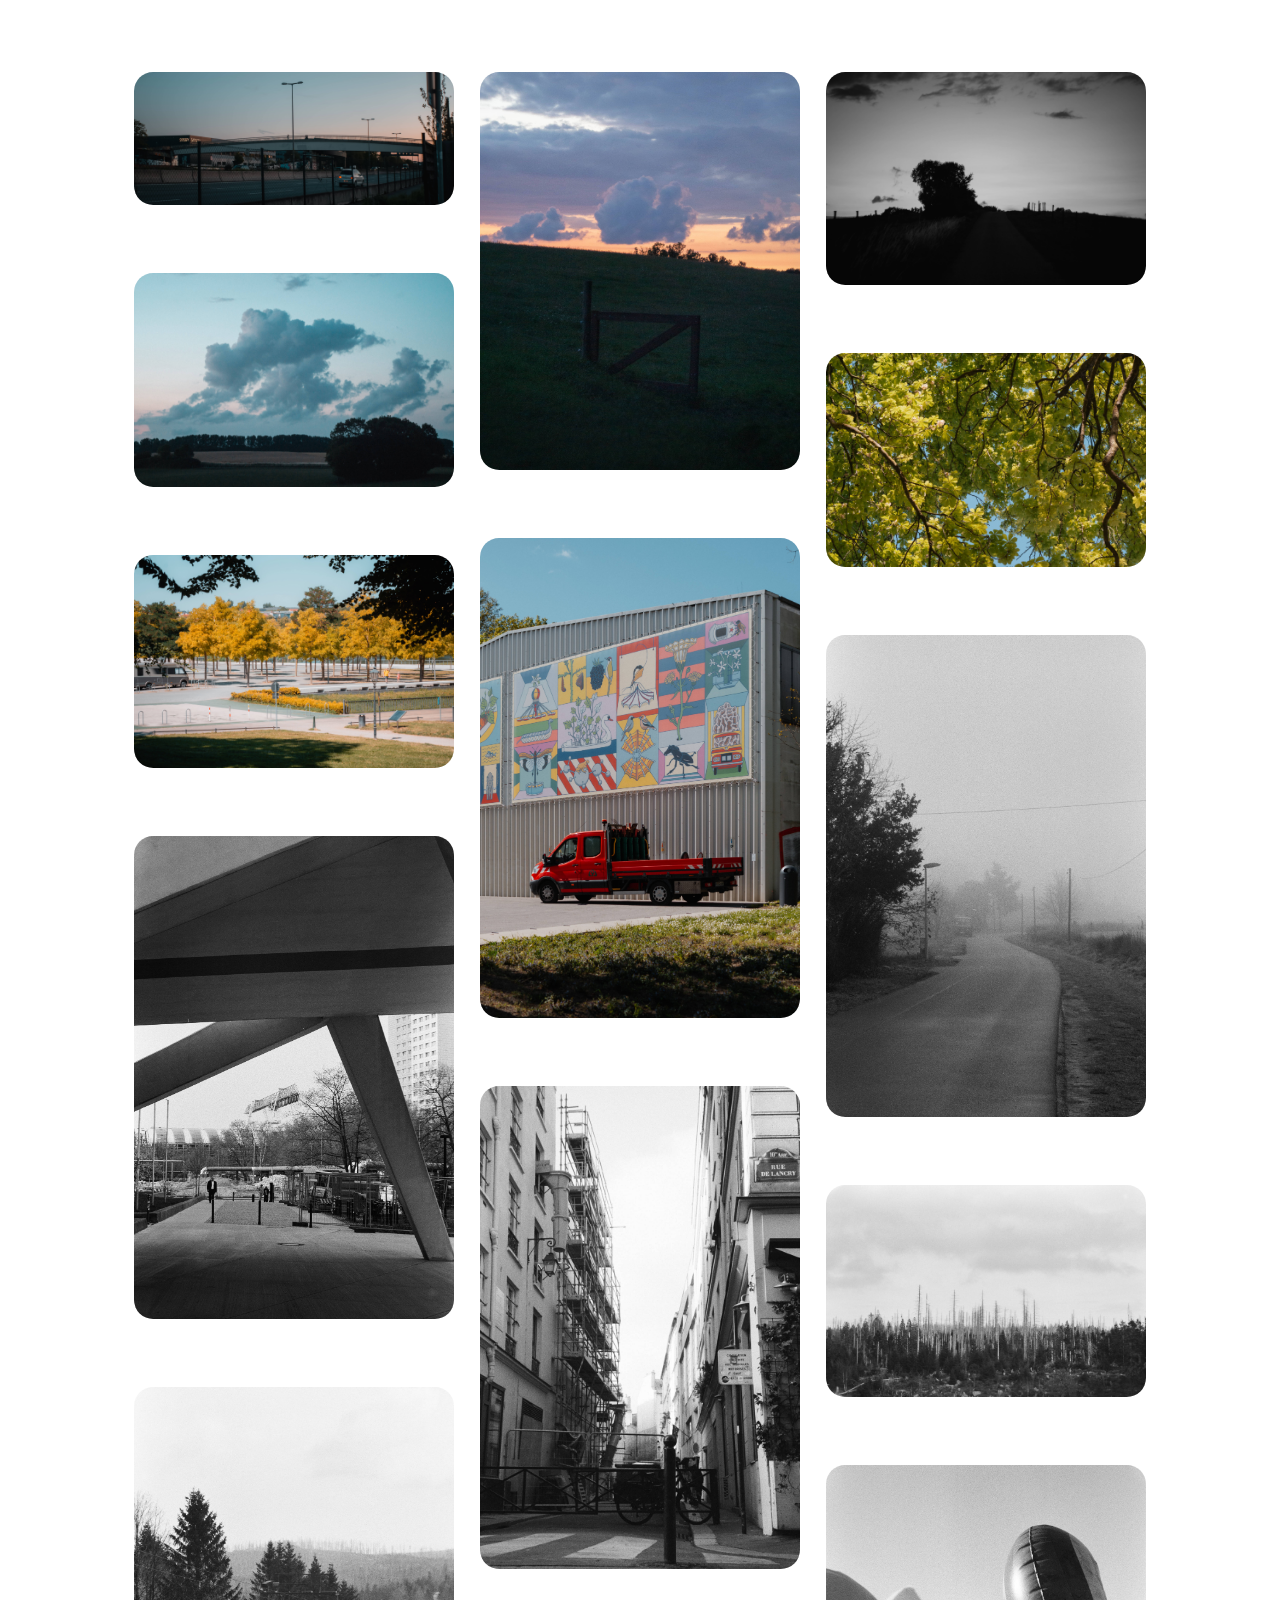
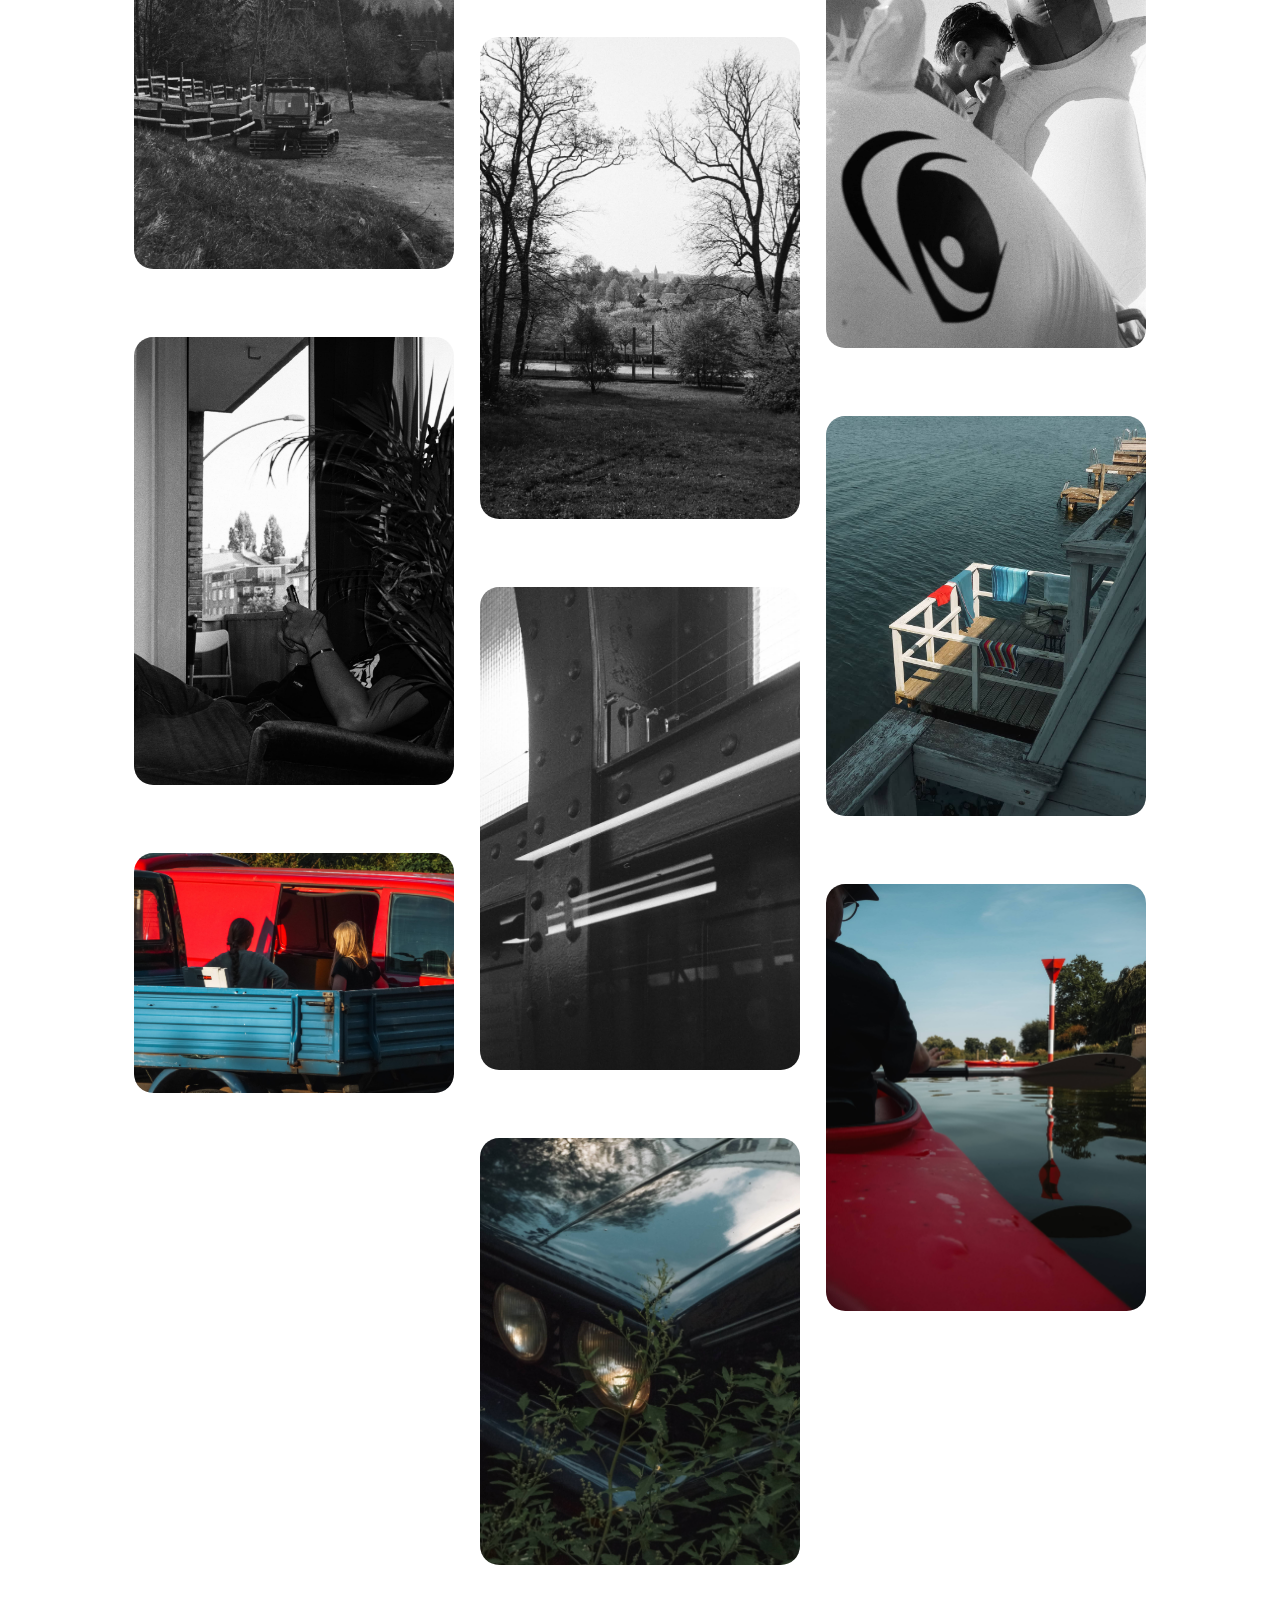
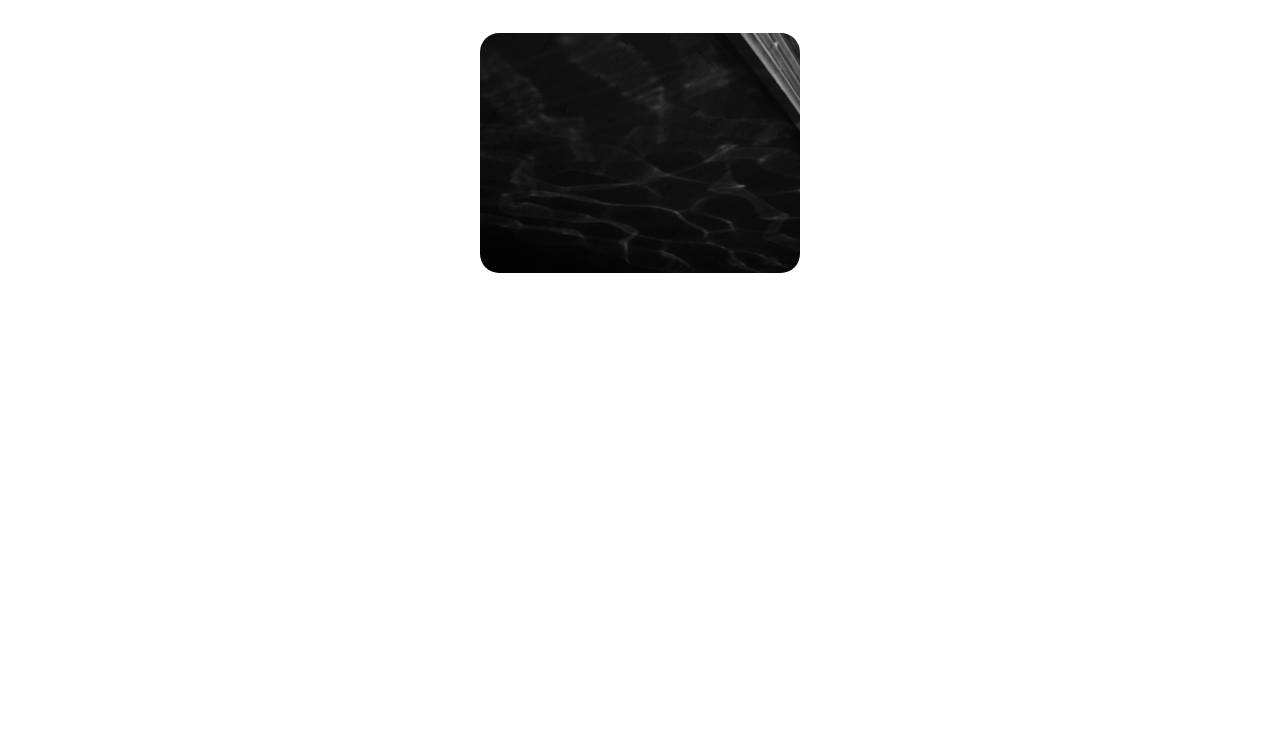
<file: camera.html>
<!DOCTYPE html>
<html lang="en">
<head>
    <meta charset="UTF-8">
    <meta name="viewport" content="width=device-width, initial-scale=1.0">
    <title>Document</title>

    <link rel="stylesheet" href="style.css">

    <style>
        body {
            background-image: url('https://dl.dropboxusercontent.com/scl/fi/chf7vkkk1ojkuz7m3dh6z/harzbackground.png?rlkey=mw1uwzhuuj0vmkorplmyg5pta&st=p525p2bg&dl=0');
            background-repeat: no-repeat;
            background-attachment: scroll;  
            background-size: contain;
            background-position: bottom;
            padding-bottom: 35vw;
            }

    </style>

</head>

<body>

    <div class=".footer-padding">
        <div class="gallery-container">
            <div    class="gallery">
            <img class="gallery-item" src="img/website pics scaled/1.jpg">
            <img class="gallery-item" src="img/website pics scaled/4.jpg">
            <img class="gallery-item" src="img/website pics scaled/7.jpg">
            <img class="gallery-item" src="img/website pics scaled/10.jpg">
            <img class="gallery-item" src="img/website pics scaled/13.jpg">
            <img class="gallery-item" src="img/website pics scaled/16.jpg">
            <img class="gallery-item" src="img/website pics scaled/19.jpg">
            <div>
                <img class="gallery-item" src="img/website pics scaled/2.jpg">
                <img class="gallery-item" src="img/website pics scaled/5.jpg">
                <img class="gallery-item" src="img/website pics scaled/8.jpg">
                <img class="gallery-item" src="img/website pics scaled/11.jpg">
                <img class="gallery-item" src="img/website pics scaled/14.jpg">
                <img class="gallery-item" src="img/website pics scaled/17.jpg">
                <img class="gallery-item" src="img/website pics scaled/20.jpg">
            </div>
            <img class="gallery-item" src="img/website pics scaled/3.jpg">
            <img class="gallery-item" src="img/website pics scaled/6.jpg">
            <img class="gallery-item" src="img/website pics scaled/9.jpg">
            <img class="gallery-item" src="img/website pics scaled/12.jpg">  
            <img class="gallery-item" src="img/website pics scaled/15.jpg">
            <img class="gallery-item" src="img/website pics scaled/18.jpg">
            <img class="gallery-item" src="img/website pics scaled/21.jpg">
        </div>
    </div>
</div>


</body>
</html>
</file>
<file: style.css>
.header {
    background-color: red;
}

ul.horizontal-list {
    list-style-type: none;
    margin: 0;
    padding: 0;
    display: flex;
}

ul.horizontal-list li {
    margin-right: 3vw;
    margin-top: 3vw;
}

/* GALLERY TEST */


.gallery-container{
    max-width: 80%;
    margin: 0 auto;
}
.gallery-container .gallery{
    columns: 3;
    gap: 2vw;
}

@media (max-width: 100px) {
    .gallery-container .gallery {
        columns: 3 !important;
    }
}

.gallery-container .gallery img{
    width: 100%;
}

.gallery-item{
    border-radius: 1.5vw;
    position: relative;
    overflow: hidden;   
    height: 100%;
    width: 100%;
    padding: 0;
    margin: 5vw 0 0 0;
}
.gallery-item:hover{
    border-radius: .5vw;
    box-shadow: 0 0 .5vw rgba(0,0,0,3);
    transition: all 0.2s ease;
}

.image-gallery {
    display: grid;
    grid-template-columns: repeat(auto-fit, minmax(200px, 1fr));
    gap: 10px;
    border-radius: 10px;
}
.gallery-

body {
    height: 100%;
    margin: 0;
    padding: 0;
}

/* .footer-padding{
    padding: 200px;
    margin: 0 0 200px 0;
} */
</file>
